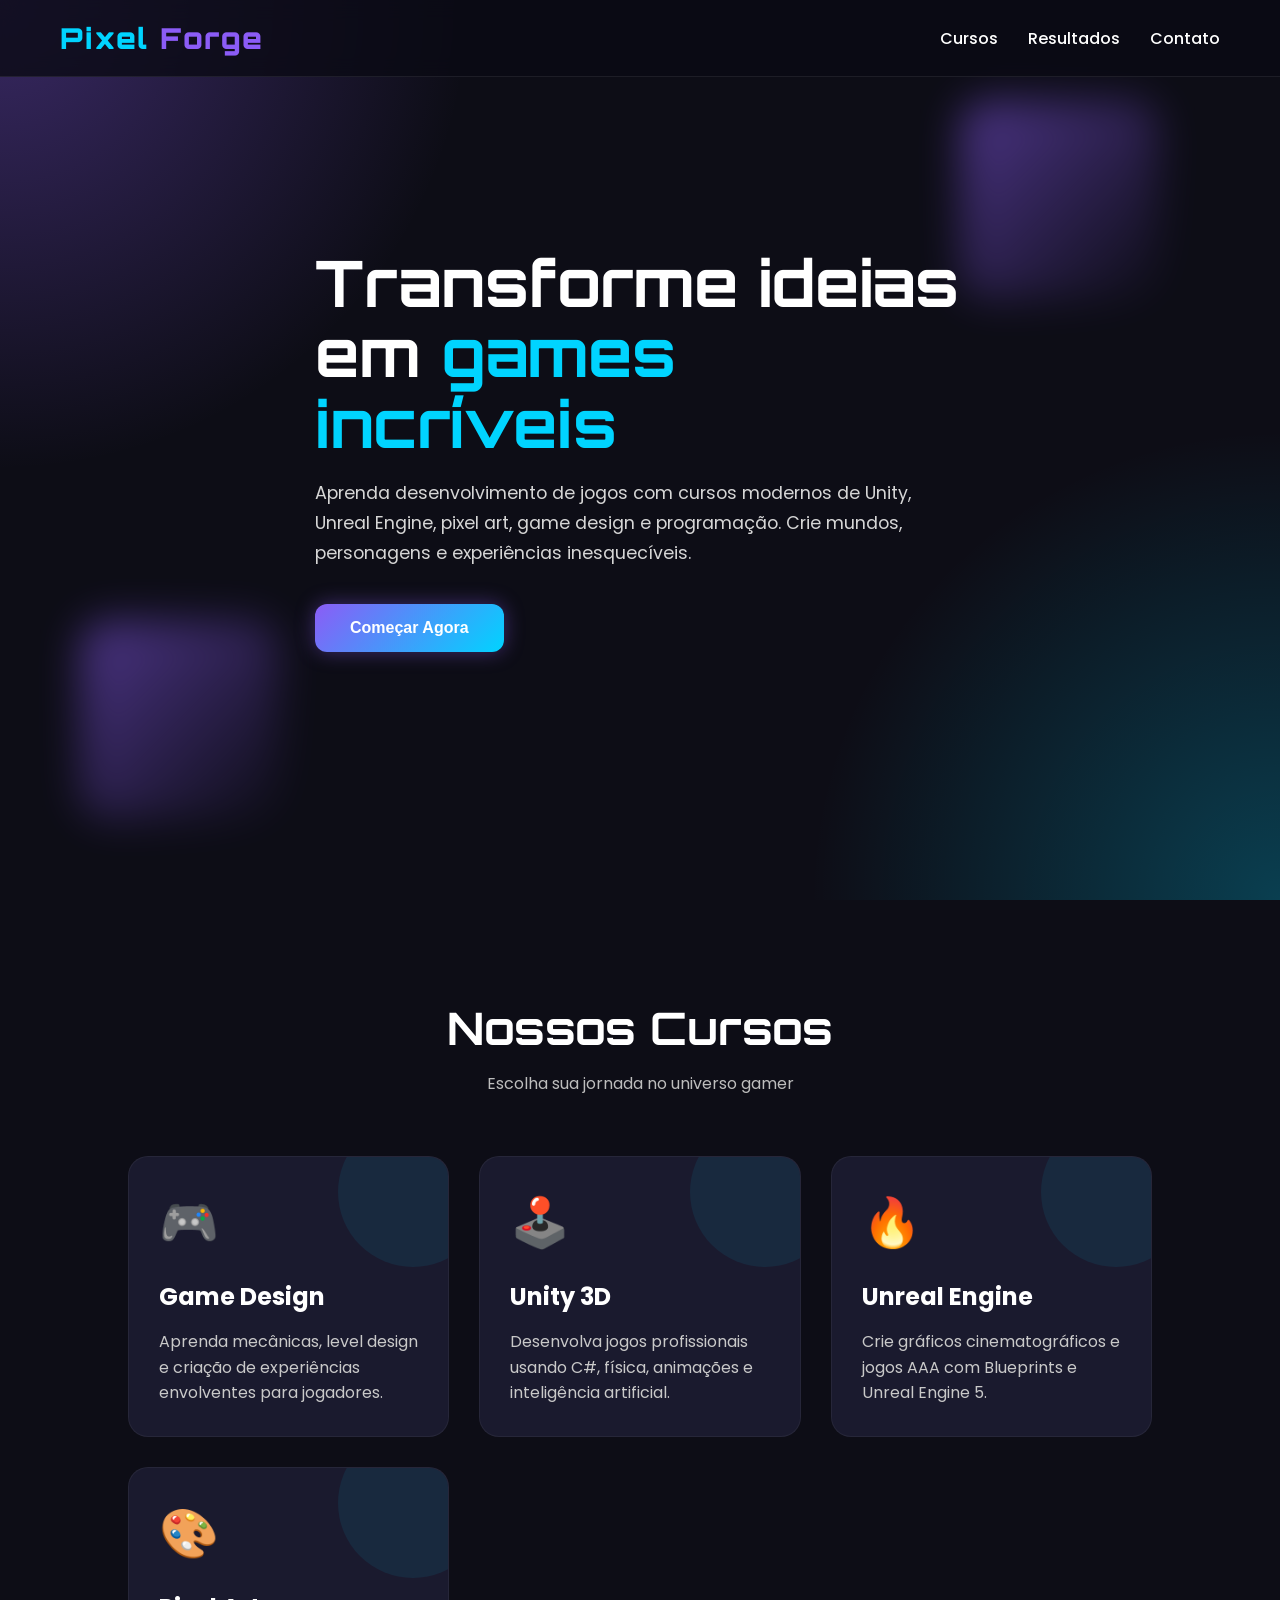
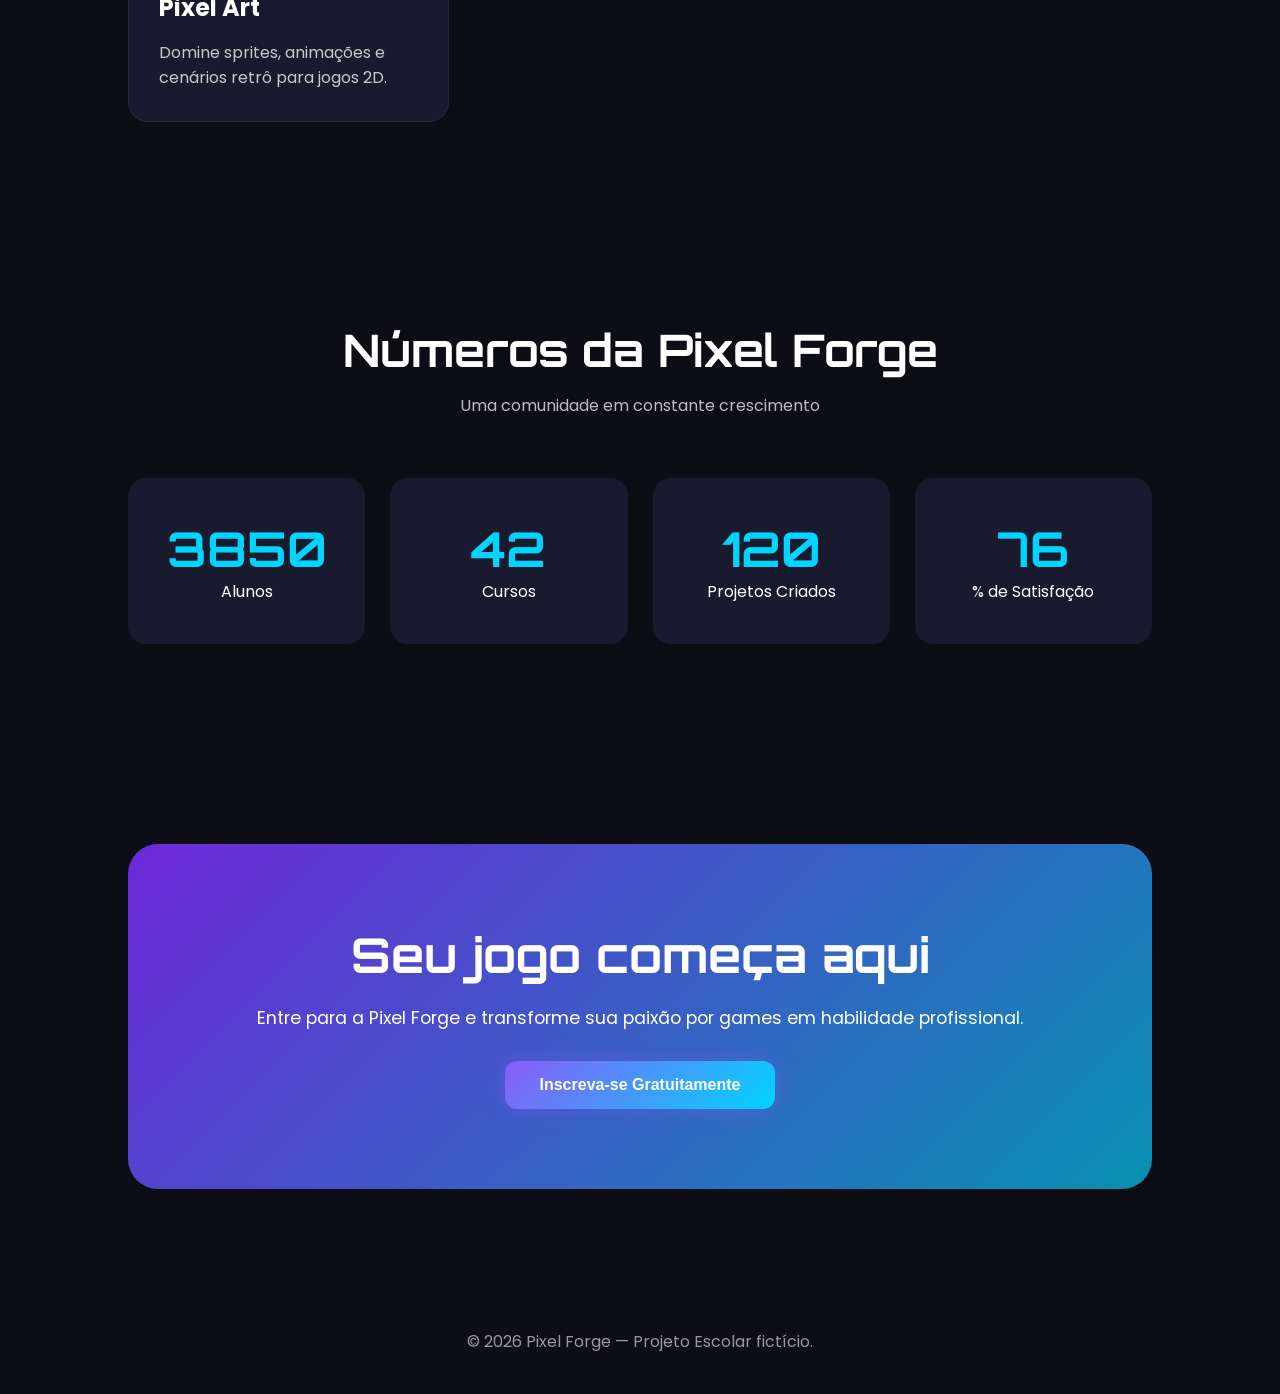
<file: site.html>
<!DOCTYPE html>
<html lang="pt-BR">
<head>
  <meta charset="UTF-8" />
  <meta name="viewport" content="width=device-width, initial-scale=1.0"/>
  <title>Pixel Forge | Cursos de Desenvolvimento de Games</title>

  <link rel="preconnect" href="https://fonts.googleapis.com">
  <link rel="preconnect" href="https://fonts.gstatic.com" crossorigin>
  <link href="https://fonts.googleapis.com/css2?family=Orbitron:wght@500;700;900&family=Poppins:wght@300;400;500;600;700&display=swap" rel="stylesheet">

  <style>
    *{
      margin:0;
      padding:0;
      box-sizing:border-box;
      scroll-behavior:smooth;
    }

    body{
      font-family:'Poppins', sans-serif;
      background:#0d0d16;
      color:white;
      overflow-x:hidden;
    }

    :root{
      --primary:#8b5cf6;
      --secondary:#00d4ff;
      --dark:#121222;
      --card:#1a1a2e;
      --light:#f5f5f5;
    }

    /* NAVBAR */
    header{
      position:fixed;
      width:100%;
      top:0;
      z-index:999;
      background:rgba(10,10,20,0.8);
      backdrop-filter:blur(10px);
      border-bottom:1px solid rgba(255,255,255,0.08);
    }

    nav{
      max-width:1200px;
      margin:auto;
      padding:20px;
      display:flex;
      justify-content:space-between;
      align-items:center;
    }

    .logo{
      font-family:'Orbitron', sans-serif;
      font-size:1.8rem;
      font-weight:900;
      color:var(--secondary);
      letter-spacing:2px;
    }

    .logo span{
      color:var(--primary);
    }

    nav ul{
      display:flex;
      gap:30px;
      list-style:none;
    }

    nav a{
      text-decoration:none;
      color:white;
      transition:0.3s;
      font-weight:500;
    }

    nav a:hover{
      color:var(--secondary);
    }

    /* HERO */
    .hero{
      min-height:100vh;
      display:flex;
      align-items:center;
      justify-content:center;
      padding:120px 10%;
      position:relative;
      overflow:hidden;
      background:
      radial-gradient(circle at top left, rgba(139,92,246,0.35), transparent 30%),
      radial-gradient(circle at bottom right, rgba(0,212,255,0.25), transparent 30%),
      #0d0d16;
    }

    .hero-content{
      max-width:650px;
      z-index:2;
    }

    .hero h1{
      font-size:4rem;
      line-height:1.1;
      margin-bottom:20px;
      font-family:'Orbitron', sans-serif;
    }

    .hero h1 span{
      color:var(--secondary);
    }

    .hero p{
      font-size:1.1rem;
      color:#d6d6d6;
      margin-bottom:35px;
      line-height:1.7;
    }

    .btn{
      padding:15px 35px;
      border:none;
      border-radius:12px;
      background:linear-gradient(135deg,var(--primary),var(--secondary));
      color:white;
      font-size:1rem;
      font-weight:600;
      cursor:pointer;
      transition:0.3s;
      box-shadow:0 0 20px rgba(139,92,246,0.4);
    }

    .btn:hover{
      transform:translateY(-4px) scale(1.03);
    }

    .floating-box{
      position:absolute;
      width:200px;
      height:200px;
      background:linear-gradient(135deg,var(--primary),transparent);
      border-radius:30px;
      filter:blur(20px);
      opacity:0.5;
      animation:float 6s infinite ease-in-out;
    }

    .box1{
      top:100px;
      right:120px;
    }

    .box2{
      bottom:80px;
      left:80px;
      animation-delay:2s;
    }

    @keyframes float{
      0%,100%{
        transform:translateY(0);
      }
      50%{
        transform:translateY(-25px);
      }
    }

    /* COURSES */
    section{
      padding:100px 10%;
    }

    .section-title{
      text-align:center;
      margin-bottom:60px;
    }

    .section-title h2{
      font-size:2.8rem;
      margin-bottom:15px;
      font-family:'Orbitron', sans-serif;
    }

    .section-title p{
      color:#bdbdbd;
    }

    .courses{
      display:grid;
      grid-template-columns:repeat(auto-fit,minmax(260px,1fr));
      gap:30px;
    }

    .card{
      background:var(--card);
      border-radius:20px;
      padding:30px;
      transition:0.4s;
      border:1px solid rgba(255,255,255,0.05);
      position:relative;
      overflow:hidden;
    }

    .card::before{
      content:'';
      position:absolute;
      width:150px;
      height:150px;
      background:rgba(0,212,255,0.08);
      border-radius:50%;
      top:-40px;
      right:-40px;
    }

    .card:hover{
      transform:translateY(-10px);
      border-color:rgba(0,212,255,0.3);
      box-shadow:0 0 25px rgba(0,212,255,0.15);
    }

    .card h3{
      margin:20px 0 15px;
      font-size:1.5rem;
    }

    .card p{
      color:#c9c9c9;
      line-height:1.6;
    }

    .icon{
      font-size:3rem;
    }

    /* STATS */
    .stats{
      display:grid;
      grid-template-columns:repeat(auto-fit,minmax(220px,1fr));
      gap:25px;
      text-align:center;
    }

    .stat-box{
      background:var(--card);
      padding:40px 20px;
      border-radius:18px;
    }

    .counter{
      font-size:3rem;
      font-weight:700;
      color:var(--secondary);
      font-family:'Orbitron', sans-serif;
    }

    /* CTA */
    .cta{
      background:linear-gradient(135deg,#6d28d9,#0891b2);
      text-align:center;
      border-radius:30px;
      padding:80px 40px;
    }

    .cta h2{
      font-size:3rem;
      margin-bottom:20px;
      font-family:'Orbitron', sans-serif;
    }

    .cta p{
      margin-bottom:30px;
      font-size:1.1rem;
    }

    footer{
      padding:40px 10%;
      text-align:center;
      color:#999;
    }

    /* RESPONSIVO */
    @media(max-width:768px){

      .hero h1{
        font-size:2.7rem;
      }

      nav ul{
        display:none;
      }

      .section-title h2{
        font-size:2rem;
      }

      .cta h2{
        font-size:2.2rem;
      }
    }
  </style>
</head>
<body>

  <!-- NAVBAR -->
  <header>
    <nav>
      <div class="logo">Pixel <span>Forge</span></div>

      <ul>
        <li><a href="#cursos">Cursos</a></li>
        <li><a href="#estatisticas">Resultados</a></li>
        <li><a href="#contato">Contato</a></li>
      </ul>
    </nav>
  </header>

  <!-- HERO -->
  <section class="hero">

    <div class="floating-box box1"></div>
    <div class="floating-box box2"></div>

    <div class="hero-content">
      <h1>Transforme ideias em <span>games incríveis</span></h1>

      <p>
        Aprenda desenvolvimento de jogos com cursos modernos de Unity,
        Unreal Engine, pixel art, game design e programação.
        Crie mundos, personagens e experiências inesquecíveis.
      </p>

      <button class="btn" onclick="showMessage()">
        Começar Agora
      </button>
    </div>

  </section>

  <!-- CURSOS -->
  <section id="cursos">

    <div class="section-title">
      <h2>Nossos Cursos</h2>
      <p>Escolha sua jornada no universo gamer</p>
    </div>

    <div class="courses">

      <div class="card">
        <div class="icon">🎮</div>
        <h3>Game Design</h3>
        <p>
          Aprenda mecânicas, level design e criação de experiências
          envolventes para jogadores.
        </p>
      </div>

      <div class="card">
        <div class="icon">🕹️</div>
        <h3>Unity 3D</h3>
        <p>
          Desenvolva jogos profissionais usando C#,
          física, animações e inteligência artificial.
        </p>
      </div>

      <div class="card">
        <div class="icon">🔥</div>
        <h3>Unreal Engine</h3>
        <p>
          Crie gráficos cinematográficos e jogos AAA com Blueprints
          e Unreal Engine 5.
        </p>
      </div>

      <div class="card">
        <div class="icon">🎨</div>
        <h3>Pixel Art</h3>
        <p>
          Domine sprites, animações e cenários retrô para jogos 2D.
        </p>
      </div>

    </div>
  </section>

  <!-- ESTATÍSTICAS -->
  <section id="estatisticas">

    <div class="section-title">
      <h2>Números da Pixel Forge</h2>
      <p>Uma comunidade em constante crescimento</p>
    </div>

    <div class="stats">

      <div class="stat-box">
        <div class="counter" data-target="5000">0</div>
        <p>Alunos</p>
      </div>

      <div class="stat-box">
        <div class="counter" data-target="42">0</div>
        <p>Cursos</p>
      </div>

      <div class="stat-box">
        <div class="counter" data-target="120">0</div>
        <p>Projetos Criados</p>
      </div>

      <div class="stat-box">
        <div class="counter" data-target="98">0</div>
        <p>% de Satisfação</p>
      </div>

    </div>
  </section>

  <!-- CTA -->
  <section id="contato">
    <div class="cta">
      <h2>Seu jogo começa aqui</h2>

      <p>
        Entre para a Pixel Forge e transforme sua paixão por games
        em habilidade profissional.
      </p>

      <button class="btn">
        Inscreva-se Gratuitamente
      </button>
    </div>
  </section>

  <footer>
    © 2026 Pixel Forge — Projeto Escolar fictício.
  </footer>

  <script>
    // ALERTA BOTÃO
    function showMessage(){
      alert("Bem-vindo à Pixel Forge! 🚀");
    }

    // CONTADOR ANIMADO
    const counters = document.querySelectorAll('.counter');

    counters.forEach(counter => {

      counter.innerText = '0';

      const updateCounter = () => {
        const target = +counter.getAttribute('data-target');
        const current = +counter.innerText;

        const increment = target / 100;

        if(current < target){
          counter.innerText = `${Math.ceil(current + increment)}`;
          setTimeout(updateCounter, 20);
        } else {
          counter.innerText = target;
        }
      };

      updateCounter();
    });
  </script>

</body>
</html>
</file>
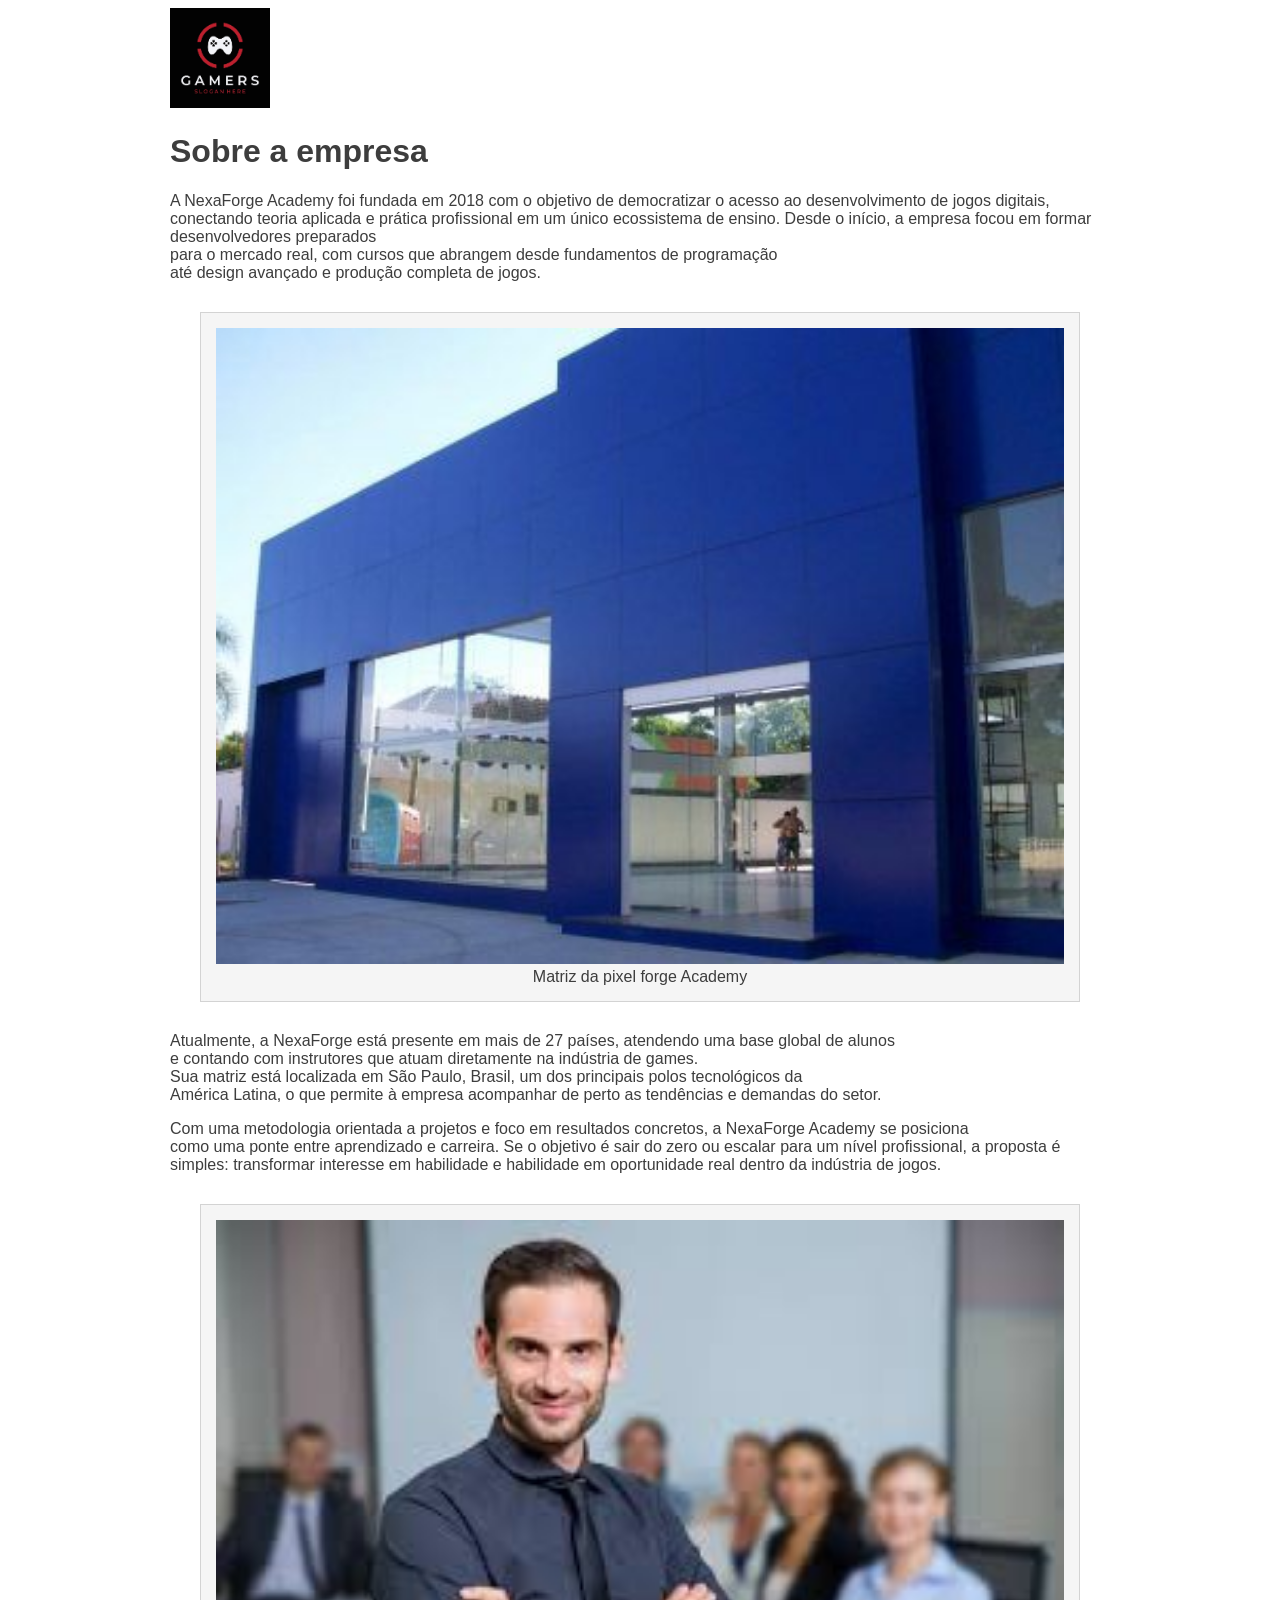
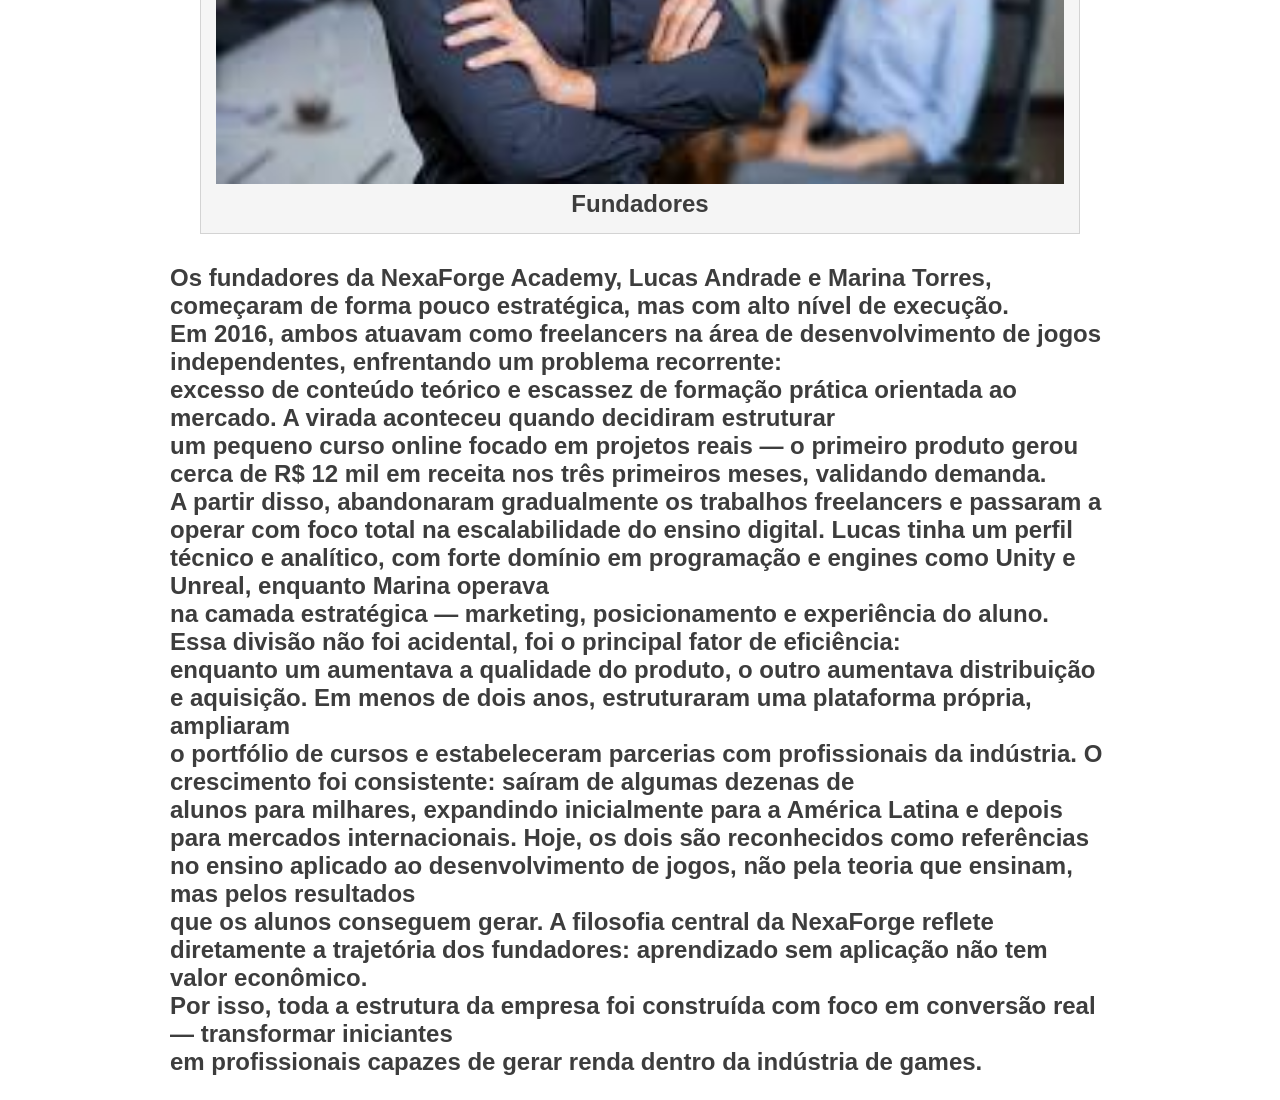
<file: sobre.html>
<!DOCTYPE html>
<html lang="pt-Br">
    <head>
        <Meta charset="Utf-8">
        <title>PixelForge | sobre nós 

        </title>
        <link rel="icon" href="Logo.jpg">
        <link rel="stylesheet" href="index.css">
    </head>
    
    <body>
        <img src="Logo.jpg" alt="Logo da empresa">
        <H1>Sobre a empresa</H1>
        <p>A NexaForge Academy foi fundada em 2018 com o objetivo de democratizar o acesso ao desenvolvimento de jogos digitais,<br>
             conectando teoria aplicada e prática profissional em um único ecossistema de ensino. Desde o início, a empresa focou em formar desenvolvedores preparados <br>
              para o mercado real, com cursos que abrangem desde fundamentos de programação <br>
              até design avançado e produção completa de jogos.</p>
              <figure>
                <img src="empresa.jpg" alt="Frente da empresa">
                <figcaption>
                    Matriz da pixel forge Academy
                </figcaption>
              </figure>

              <p>Atualmente, a NexaForge está presente em mais de 27 países, atendendo uma base global de alunos <br>
                 e contando com instrutores que atuam diretamente na indústria de games. <br>
                 Sua matriz está localizada em São Paulo, Brasil, um dos principais polos tecnológicos da <br>
                  América Latina, o que permite à empresa acompanhar de perto as tendências e demandas do setor.</p>

                  <p>Com uma metodologia orientada a projetos e foco em resultados concretos, a NexaForge Academy se posiciona <br>
                     como uma ponte entre aprendizado e carreira. Se o objetivo é sair do zero ou escalar para um nível profissional, a proposta é <br>
                      simples: transformar interesse em habilidade e habilidade em oportunidade real dentro da indústria de jogos.</p>
                      <H2>
                        <figure>
                <img src="caralegal.jpg" alt="Fundadores">
                <figcaption>
                    Fundadores
                </figcaption>
              </figure>
              <p>Os fundadores da NexaForge Academy, Lucas Andrade e Marina Torres, começaram de forma pouco estratégica, mas com alto nível de execução. <br>
                 Em 2016, ambos atuavam como freelancers na área de desenvolvimento de jogos independentes, enfrentando um problema recorrente: <br>
                  excesso de conteúdo teórico e escassez de formação prática orientada ao mercado. A virada aconteceu quando decidiram estruturar <br>
                   um pequeno curso online focado em projetos reais — o primeiro produto gerou cerca de R$ 12 mil em receita nos três primeiros meses, validando demanda. <br>
                    A partir disso, abandonaram gradualmente os trabalhos freelancers e passaram a operar com foco total na escalabilidade do ensino digital.

Lucas tinha um perfil técnico e analítico, com forte domínio em programação e engines como Unity e Unreal, enquanto Marina operava <br>
 na camada estratégica — marketing, posicionamento e experiência do aluno. Essa divisão não foi acidental, foi o principal fator de eficiência: <br>
  enquanto um aumentava a qualidade do produto, o outro aumentava distribuição e aquisição. Em menos de dois anos, estruturaram uma plataforma própria, ampliaram <br>
   o portfólio de cursos e estabeleceram parcerias com profissionais da indústria. O crescimento foi consistente: saíram de algumas dezenas de <br>
    alunos para milhares, expandindo inicialmente para a América Latina e depois para mercados internacionais.

Hoje, os dois são reconhecidos como referências no ensino aplicado ao desenvolvimento de jogos, não pela teoria que ensinam, mas pelos resultados <br>
 que os alunos conseguem gerar. A filosofia central da NexaForge reflete diretamente a trajetória dos fundadores: aprendizado sem aplicação não tem valor econômico. <br>
  Por isso, toda a estrutura da empresa foi construída com foco em conversão real — transformar iniciantes <br>
   em profissionais capazes de gerar renda dentro da indústria de games.</p>
                      </H2>
    </body>
</html>
</file>
<file: index.css>
body {
    font-family: "Helvetica", "Lucida Grande", sans-serif;
    /* cor das letras */
    color: #3d3d3d;
    /* espaçamentos */
    width: 940px;
    margin-left: auto;
    margin-right: auto;
}
/*h1 virou .titulo*/
.titulo {
    background-color: #e1edf2;
    /* espaçamento interno */
    padding: 10px;
    /*tamanho da letra*/
    font-size: 32 px;
}
/* h2 virou .subtitulo*/
.subtitulo{
    border-bottom: 2px solid black;
}
figure {
    margin: 30px;
    padding: 15px;
    text-align: center;
    background-color: whitesmoke;
    border: 1px solid lightgray;
}
img {
    width: 100px;
    margin-left: auto;
    margin-right: auto;
}
figure img {
    /* ocupa 100% da largura do elemento
    pai */
    width: 100%;
}
 .matriz-empresa {
    width: 550px;
    margin-left: auto;
    margin-right: auto;
 }
 
 .fundadores {
    width: 275px;
    float: right;
 }
 .contato__subtitulo{
 display:inline;
 }
    .contato__info{
        margin:16px 0 24px;
        padding-left: 32px;
    }
</file>
